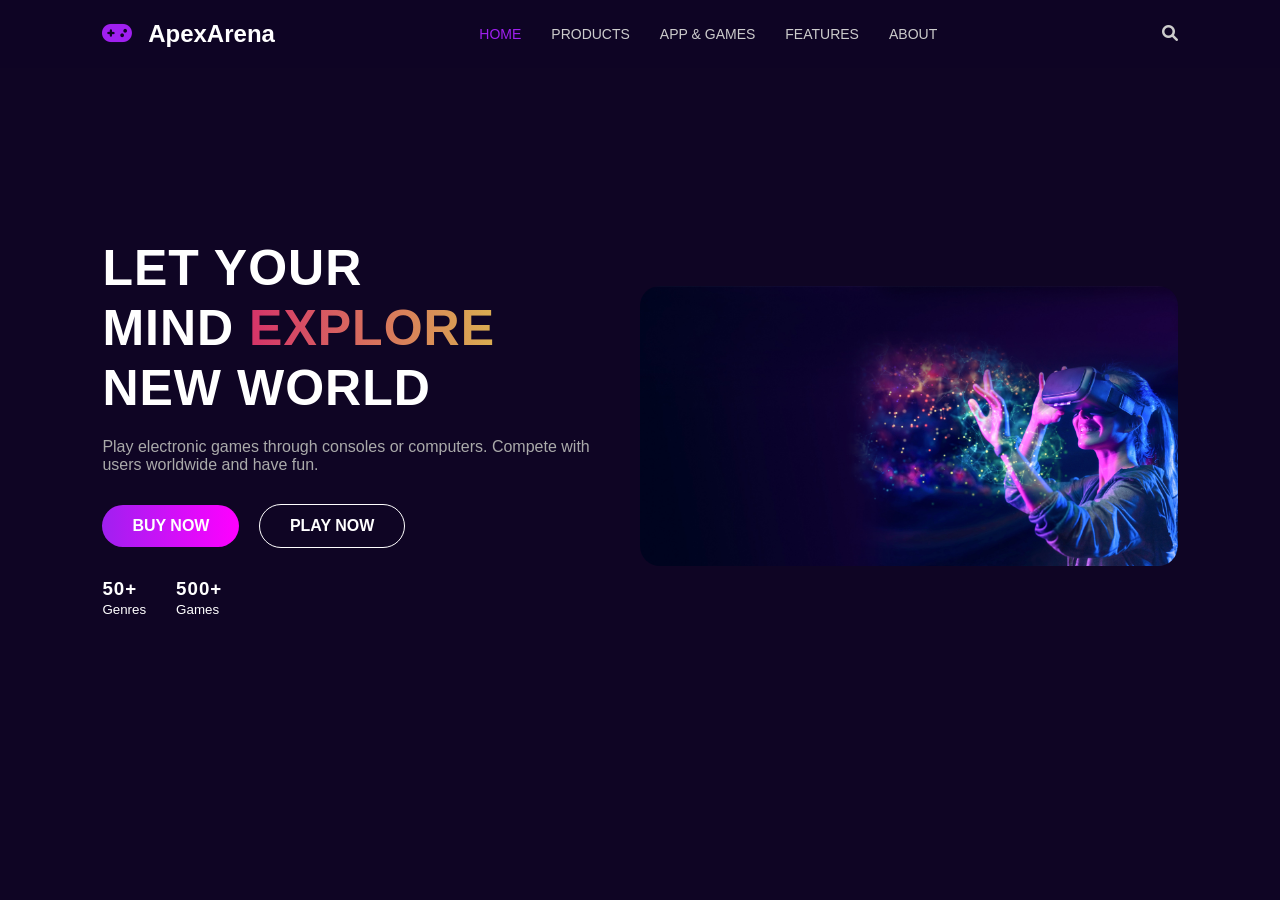
<file: index.html>
<!DOCTYPE html>
<html lang="en">
<head>
    <title>Online Gaming Website</title>
    <link rel="stylesheet" href="./css/style.css">
    <link rel="stylesheet" href="https://cdnjs.cloudflare.com/ajax/libs/font-awesome/6.0.0/css/all.min.css">
</head>
<body>

    <header>
        <div class="logo"><i class="fa-solid fa-gamepad"></i> ApexArena</div>
        <nav>
            <ul>
                <li><a href="index.html" class="active">Home</a></li>
                <li><a href="products.html">Products</a></li>
                <li><a href="apps.html">App & Games</a></li>
                <li><a href="features.html">Features</a></li>
                <li><a href="about.html">About</a></li>
            </ul>
        </nav>
        <div class="icons"><i class="fa-solid fa-search"></i></div>
    </header>

    <section>
        <div class="hero-content" style="flex:1;">
            <h1>LET YOUR <br> MIND <span class="gradient-text">EXPLORE</span> <br> NEW WORLD</h1>
            <p>Play electronic games through consoles or computers. Compete with users worldwide and have fun.</p>
            <a href="#" class="btn btn-primary">BUY NOW</a>
            <a href="#" class="btn btn-outline">PLAY NOW</a>
            
            <div style="display:flex; gap:30px; margin-top:30px;">
                <div><h3>50+</h3><small>Genres</small></div>
                <div><h3>500+</h3><small>Games</small></div>
            </div>
        </div>
        <div class="hero-image" style="flex:1;">
            <img src="./assets/background.jpg" alt="VR">
        </div>
    </section>

</body>
</html>
</file>
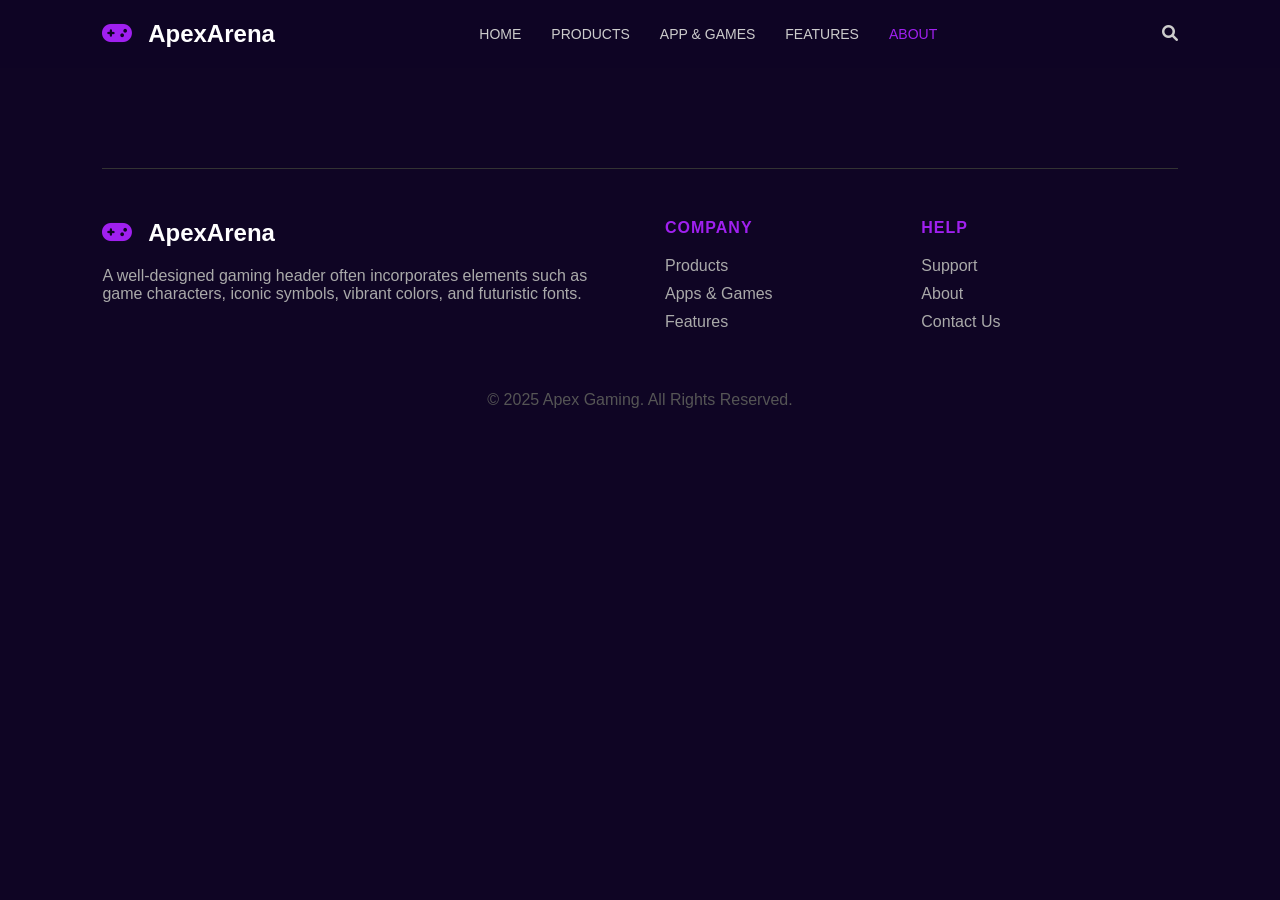
<file: about.html>
<!DOCTYPE html>
<html lang="en">
<head>
    <title>About Us</title>
    <link rel="stylesheet" href="./css/style.css">
    <link rel="stylesheet" href="https://cdnjs.cloudflare.com/ajax/libs/font-awesome/6.0.0/css/all.min.css">
</head>
<body>

    <header>
        <div class="logo"><i class="fa-solid fa-gamepad"></i> ApexArena</div>
        <nav>
            <ul>
                <li><a href="index.html">Home</a></li>
                <li><a href="products.html">Products</a></li>
                <li><a href="apps.html">App & Games</a></li>
                <li><a href="features.html">Features</a></li>
                <li><a href="about.html" class="active">About</a></li>
            </ul>
        </nav>
        <div class="icons"><i class="fa-solid fa-search"></i></div>
    </header>

    <section style="display:block; padding-top:100px;">
        <div class="footer-box">
            <div class="col" style="flex:2; padding-right:50px;">
                <div class="logo"><i class="fa-solid fa-gamepad"></i> ApexArena</div>
                <p style="color:#aaa; margin-top:20px;">A well-designed gaming header often incorporates elements such as game characters, iconic symbols, vibrant colors, and futuristic fonts.</p>
            </div>
            <div class="col" style="flex:1;">
                <h4>COMPANY</h4>
                <ul>
                    <li>Products</li>
                    <li>Apps & Games</li>
                    <li>Features</li>
                </ul>
            </div>
            <div class="col" style="flex:1;">
                <h4>HELP</h4>
                <ul>
                    <li>Support</li>
                    <li>About</li>
                    <li>Contact Us</li>
                </ul>
            </div>
        </div>
        <p style="text-align:center; color:#555; margin-top:50px;">&copy; 2025 Apex Gaming. All Rights Reserved.</p>
    </section>

</body>
</html>
</file>
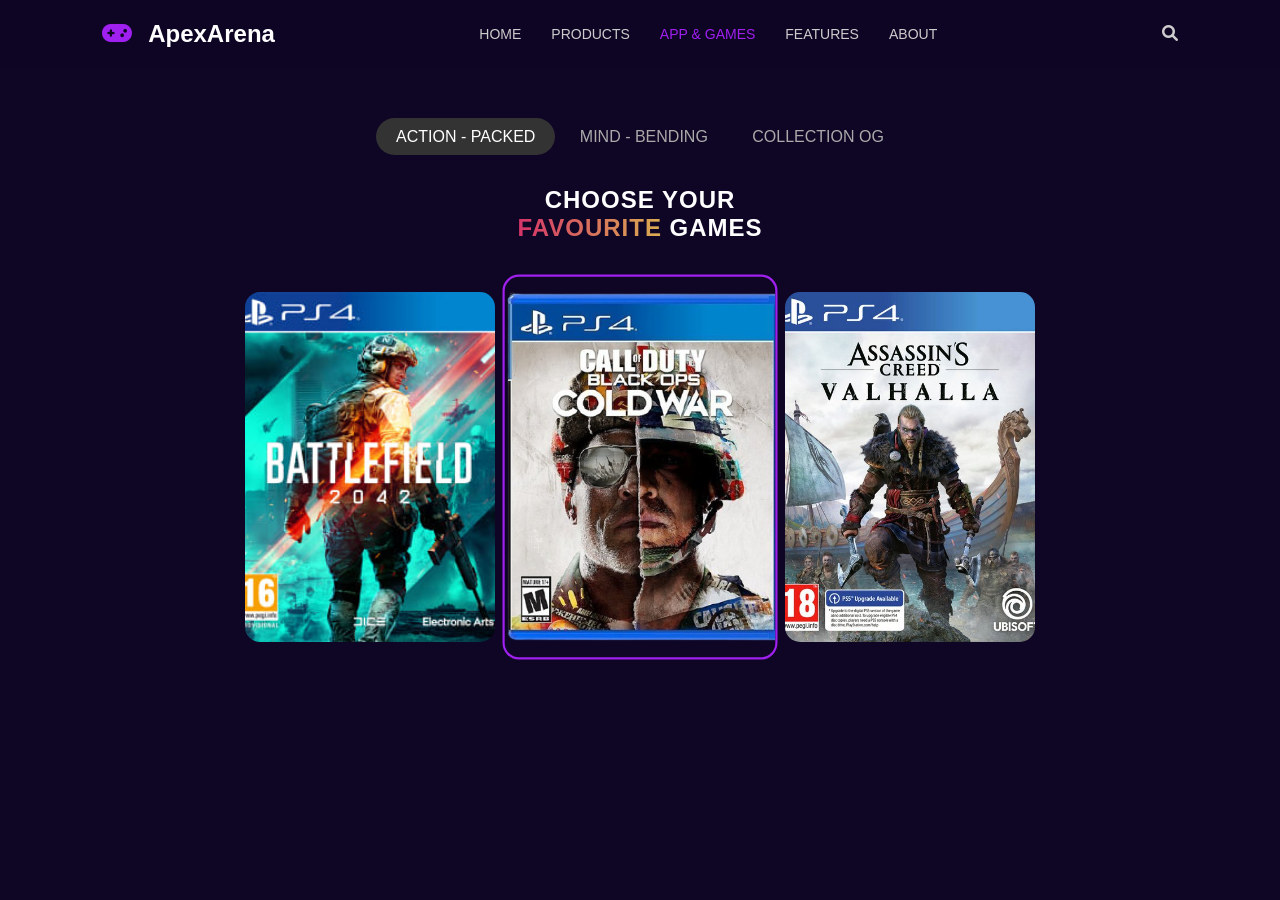
<file: apps.html>
<!DOCTYPE html>
<html lang="en">
<head>
    <title>Apps & Games</title>
    <link rel="stylesheet" href="./css/style.css">
    <link rel="stylesheet" href="https://cdnjs.cloudflare.com/ajax/libs/font-awesome/6.0.0/css/all.min.css">
</head>
<body>

    <header>
        <div class="logo"><i class="fa-solid fa-gamepad"></i> ApexArena</div>
        <nav>
            <ul>
                <li><a href="index.html">Home</a></li>
                <li><a href="products.html">Products</a></li>
                <li><a href="apps.html" class="active">App & Games</a></li>
                <li><a href="features.html">Features</a></li>
                <li><a href="about.html">About</a></li>
            </ul>
        </nav>
        <div class="icons"><i class="fa-solid fa-search"></i></div>
    </header>

    <section class="centered-layout">
        <div class="tabs">
            <span class="active">ACTION - PACKED</span>
            <span>MIND - BENDING</span>
            <span>COLLECTION OG</span>
        </div>

        <h2>CHOOSE YOUR <br> <span class="gradient-text">FAVOURITE</span> GAMES</h2>

        <div class="cards-container">
            <div class="card">
                <img src="./assets/battlefield.jpg">
            </div>
            <div class="card main">
                <img src="./assets/coldwar.png">
            </div>
            <div class="card">
                <img src="./assets/assassin.jpg">
            </div>
        </div>
    </section>

</body>
</html>
</file>
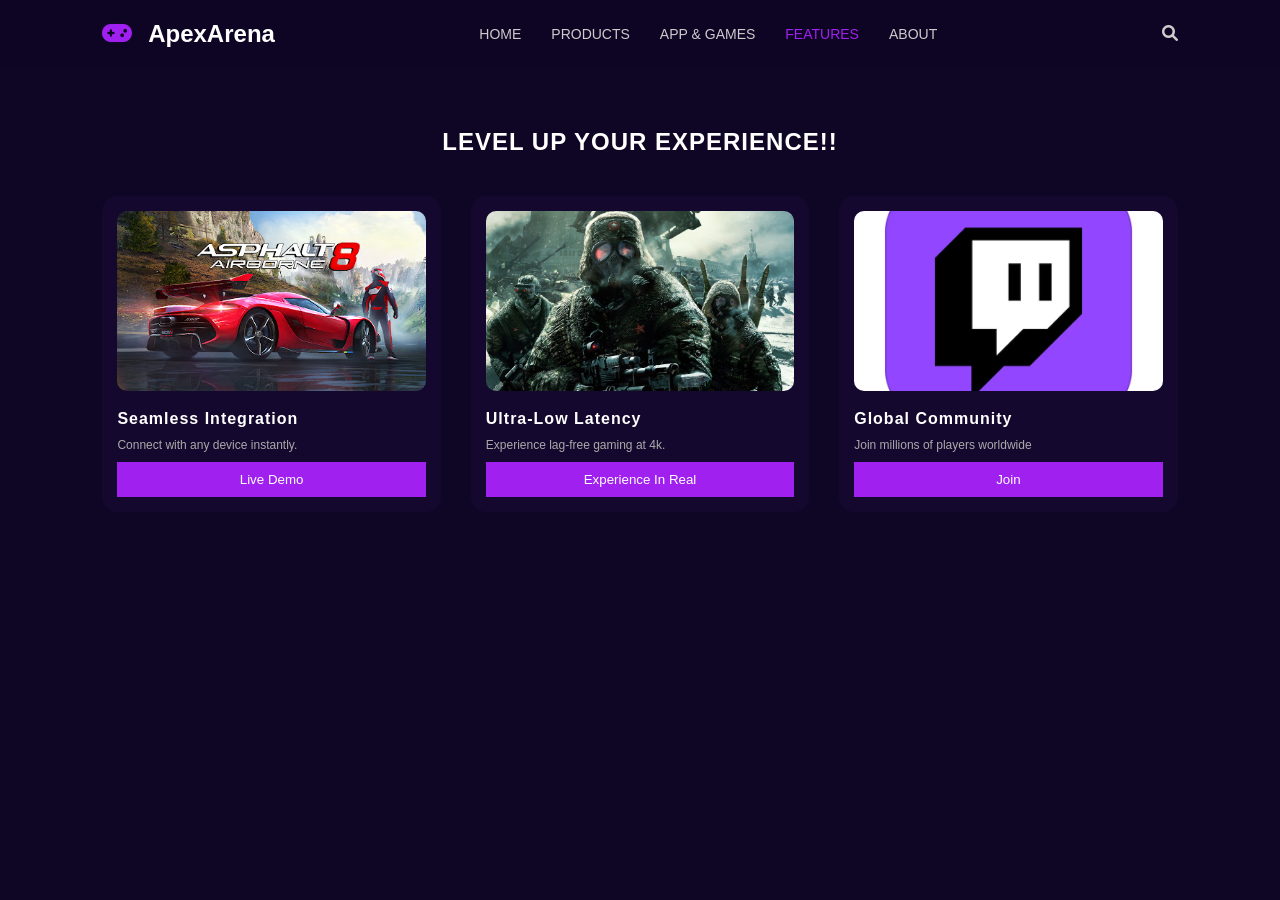
<file: features.html>
<!DOCTYPE html>
<html lang="en">
<head>
    <title>Features</title>
    <link rel="stylesheet" href="./css/style.css">
    <link rel="stylesheet" href="https://cdnjs.cloudflare.com/ajax/libs/font-awesome/6.0.0/css/all.min.css">
</head>
<body>

    <header>
        <div class="logo"><i class="fa-solid fa-gamepad"></i> ApexArena</div>
        <nav>
            <ul>
                <li><a href="index.html">Home</a></li>
                <li><a href="products.html">Products</a></li>
                <li><a href="apps.html">App & Games</a></li>
                <li><a href="features.html" class="active">Features</a></li>
                <li><a href="about.html">About</a></li>
            </ul>
        </nav>
        <div class="icons"><i class="fa-solid fa-search"></i></div>
    </header>

    <section style="display:block;">
        <h2 style="text-align:center;">LEVEL UP YOUR EXPERIENCE!!</h2>
        <div class="grid-container">
            <div class="grid-item">
                <img src="./assets/asphalt8.jpg">
                <h4>Seamless Integration</h4>
                <p style="color:#aaa; font-size:12px; margin:10px 0;">Connect with any device instantly.</p>
                <button>Live Demo</button>
            </div>
            <div class="grid-item">
                <img src="./assets/warxone.jpg">
                <h4>Ultra-Low Latency</h4>
                <p style="color:#aaa; font-size:12px; margin:10px 0;">Experience lag-free gaming at 4k.</p>
                <button>Experience In Real</button>
            </div>
            <div class="grid-item">
                <img src="./assets/twitch.avif">
                <h4>Global Community</h4>
                <p style="color:#aaa; font-size:12px; margin:10px 0;">Join millions of players worldwide</p>
                <button>Join</button>
            </div>
        </div>
    </section>

</body>
</html>
</file>
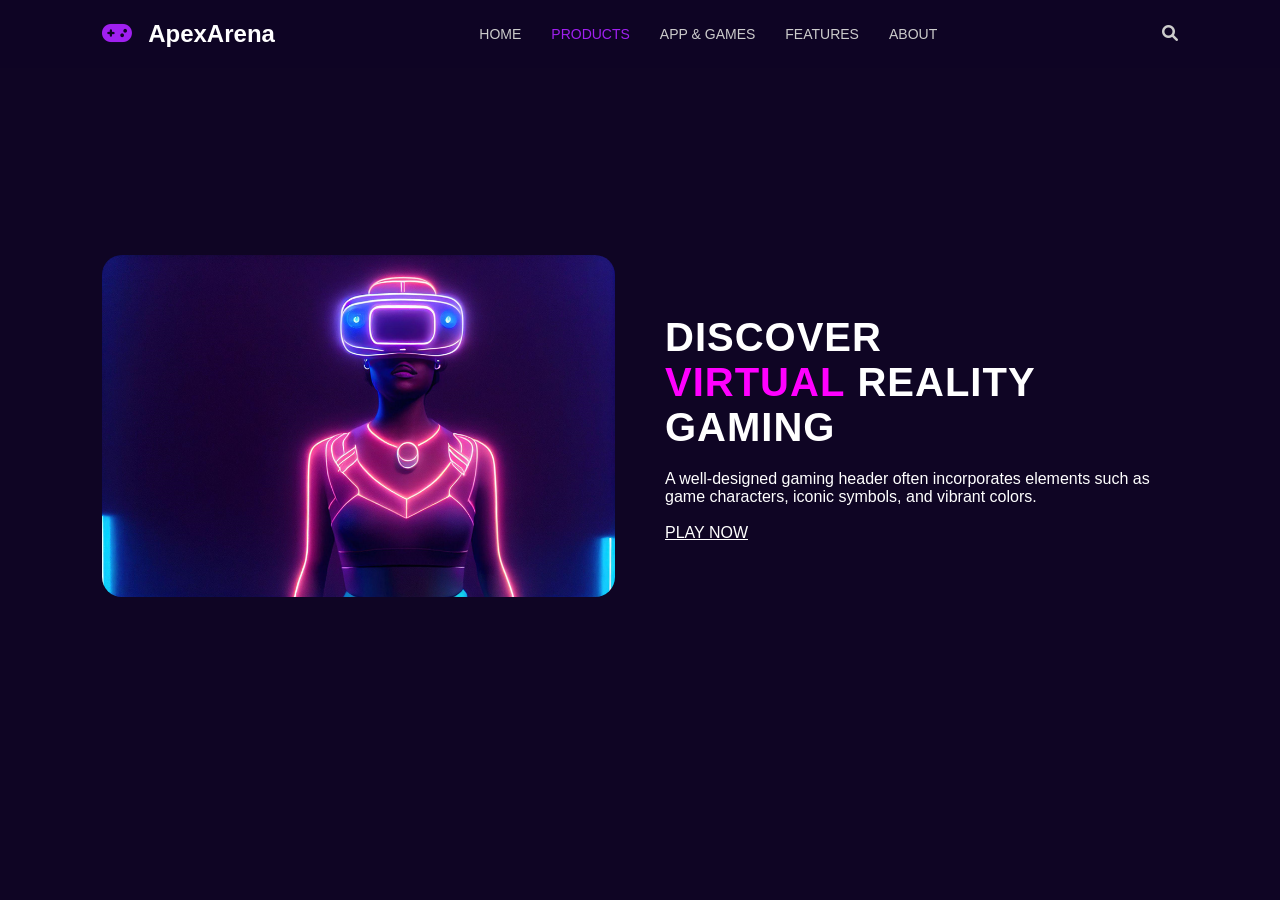
<file: products.html>
<!DOCTYPE html>
<html lang="en">
<head>
    <title>Products</title>
    <link rel="stylesheet" href="./css/style.css">
    <link rel="stylesheet" href="https://cdnjs.cloudflare.com/ajax/libs/font-awesome/6.0.0/css/all.min.css">
</head>
<body>

    <header>
        <div class="logo"><i class="fa-solid fa-gamepad"></i> ApexArena</div>
        <nav>
            <ul>
                <li><a href="index.html">Home</a></li>
                <li><a href="products.html" class="active">Products</a></li>
                <li><a href="apps.html">App & Games</a></li>
                <li><a href="features.html">Features</a></li>
                <li><a href="about.html">About</a></li>
            </ul>
        </nav>
        <div class="icons"><i class="fa-solid fa-search"></i></div>
    </header>

    <section class="split-layout">
        <div class="split-img">
            <img src="./assets/VRgirl.png" alt="VR Girl">
        </div>
        <div class="split-text">
            <h2>DISCOVER <br> <span style="color:#ff00ff">VIRTUAL</span> REALITY <br> GAMING</h2>
            <p>A well-designed gaming header often incorporates elements such as game characters, iconic symbols, and vibrant colors.</p>
            <br>
            <a href="#" style="text-decoration:underline;">PLAY NOW</a>
        </div>
    </section>

</body>
</html>
</file>
<file: css/style.css>
/* --- GLOBAL RESET --- */
* {
    margin: 0;
    padding: 0;
    box-sizing: border-box;
    font-family: 'Poppins', sans-serif;
}

body {
    background-color: #0f0524; /* Dark Purple Background */
    color: white;
}

h1, h2, h3, h4 {
    font-family: 'Orbitron', sans-serif; /* Gaming Font */
    letter-spacing: 1px;
}

a { text-decoration: none; color: white; transition: 0.3s; }
ul { list-style: none; }

/* --- HEADER / NAVIGATION --- */
header {
    display: flex;
    justify-content: space-between;
    align-items: center;
    padding: 20px 8%;
    background: rgba(15, 5, 36, 0.9);
}

.logo { font-size: 24px; font-weight: bold; color: white; }
.logo i { color: #a020f0; margin-right: 10px; }

nav ul { display: flex; gap: 30px; }
nav ul li a { font-size: 14px; text-transform: uppercase; color: #ccc; }
nav ul li a:hover, nav ul li a.active { color: #a020f0; } /* Active color */

.icons i { margin-left: 20px; cursor: pointer; color: #ccc; }

/* --- COMMON SECTIONS --- */
section {
    padding: 60px 8%;
    min-height: 80vh; /* Har page kam se kam itna bada dikhega */
    display: flex;
    align-items: center;
}

/* Gradient Text */
.gradient-text {
    background: linear-gradient(90deg, #d53369, #daae51);
    -webkit-background-clip: text;
    -webkit-text-fill-color: transparent;
}

/* --- HOME PAGE STYLES --- */
.hero-content h1 { font-size: 50px; line-height: 1.2; margin-bottom: 20px; }
.hero-content p { color: #aaa; margin-bottom: 30px; max-width: 500px; }
.btn {
    padding: 12px 30px;
    border-radius: 30px;
    font-weight: bold;
    display: inline-block;
    margin-right: 15px;
}
.btn-primary { background: linear-gradient(90deg, #a020f0, #ff00ff); border: none; }
.btn-outline { border: 1px solid white; background: transparent; }
.hero-image img { width: 100%; border-radius: 20px; }

/* --- PRODUCTS PAGE (Split Layout) --- */
.split-layout { display: flex; gap: 50px; align-items: center; }
.split-img { flex: 1; }
.split-img img { width: 100%; border-radius: 20px; }
.split-text { flex: 1; }
.split-text h2 { font-size: 40px; margin-bottom: 20px; }

/* --- APPS PAGE (Cards) --- */
.centered-layout { display: block; text-align: center; }
.tabs { margin-bottom: 40px; }
.tabs span { padding: 10px 20px; border-radius: 20px; color: #aaa; cursor: pointer; }
.tabs span.active { background: #333; color: white; }

.cards-container { display: flex; justify-content: center; gap: 20px; margin-top: 50px; }
.card { width: 250px; height: 350px; border-radius: 15px; overflow: hidden; position: relative; }
.card img { width: 100%; height: 100%; object-fit: cover; }
.card.main { transform: scale(1.1); border: 2px solid #a020f0; z-index: 10; }

/* --- FEATURES PAGE (Grid) --- */
.grid-container {
    display: grid;
    grid-template-columns: repeat(3, 1fr);
    gap: 30px;
    margin-top: 40px;
}
.grid-item { background: #15082e; padding: 15px; border-radius: 15px; }
.grid-item img { width: 100%; height: 180px; object-fit: cover; border-radius: 10px; margin-bottom: 15px; }
.grid-item button { width: 100%; padding: 10px; background: #a020f0; border: none; color: white; cursor: pointer; }

/* --- FOOTER (About Page) --- */
.footer-box { display: flex; justify-content: space-between; padding-top: 50px; border-top: 1px solid #333; }
.col h4 { color: #a020f0; margin-bottom: 20px; }
.col ul li { color: #aaa; margin-bottom: 10px; }
</file>
